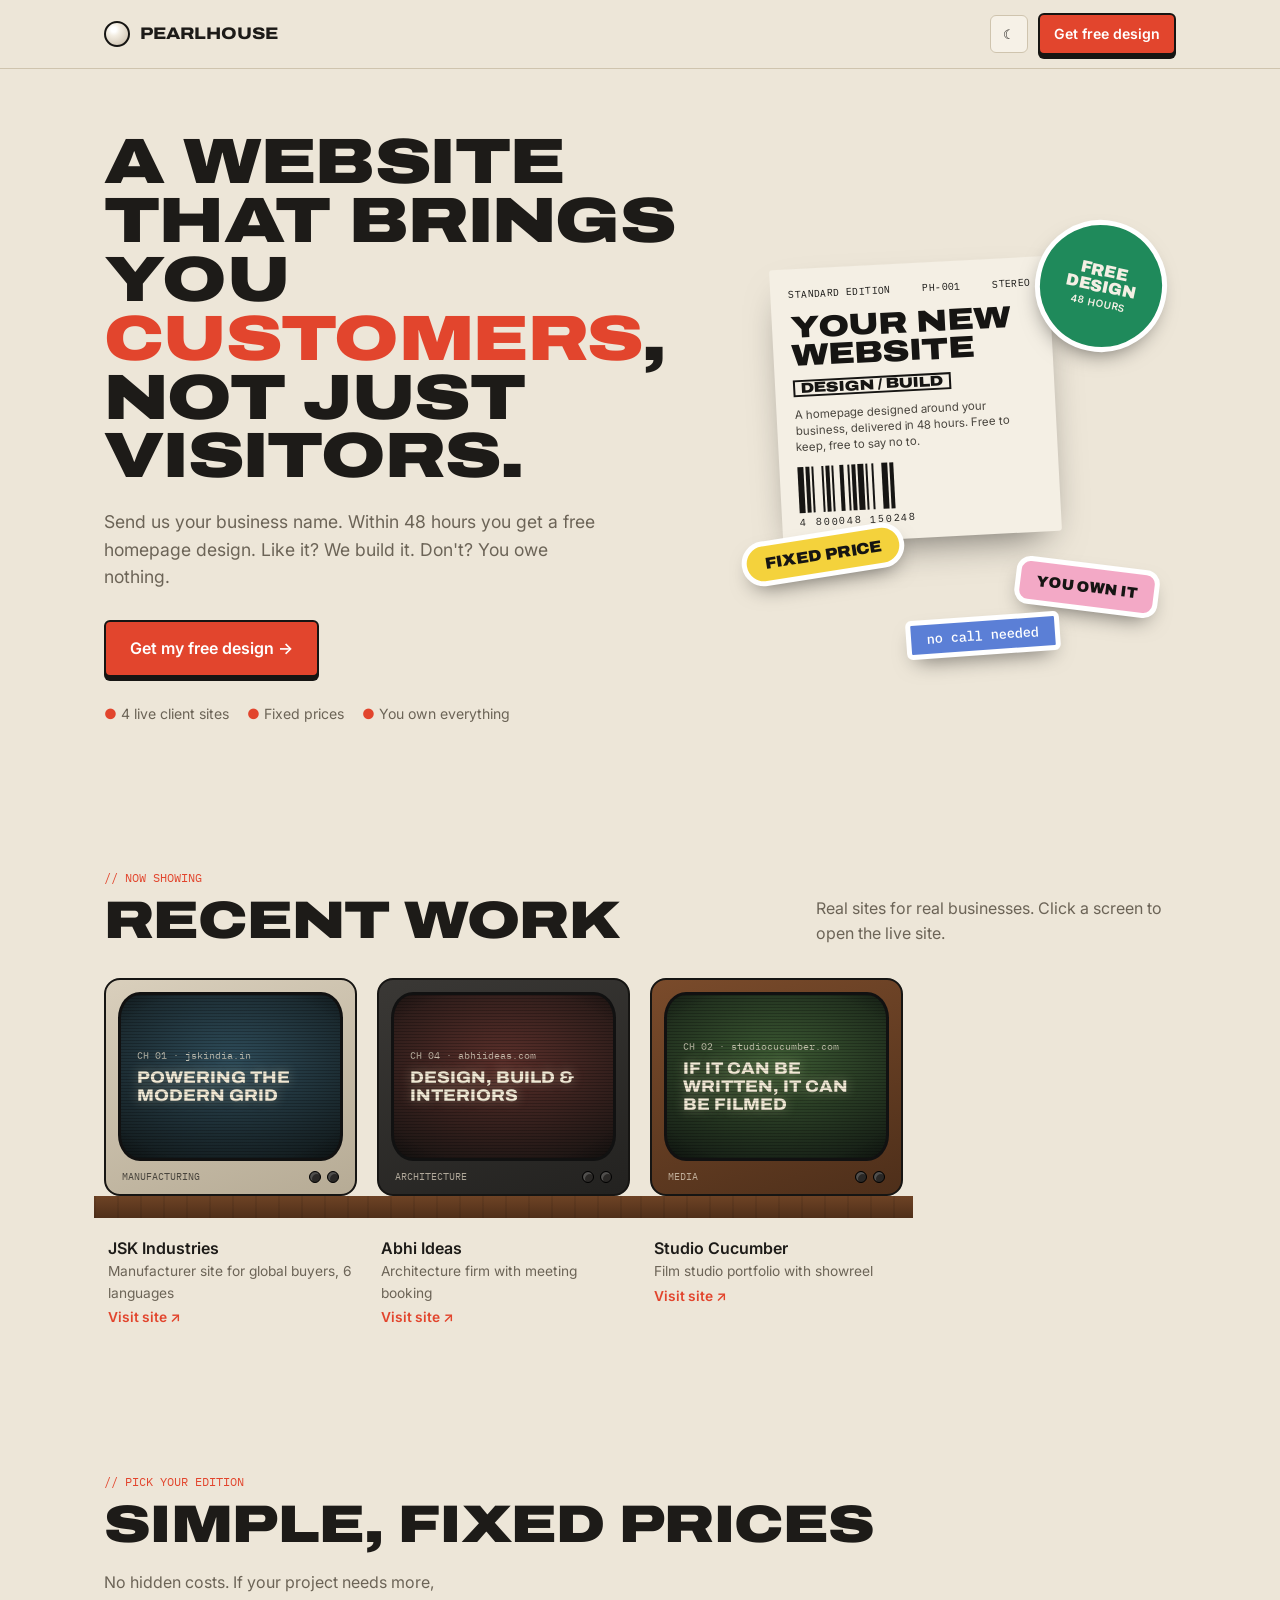
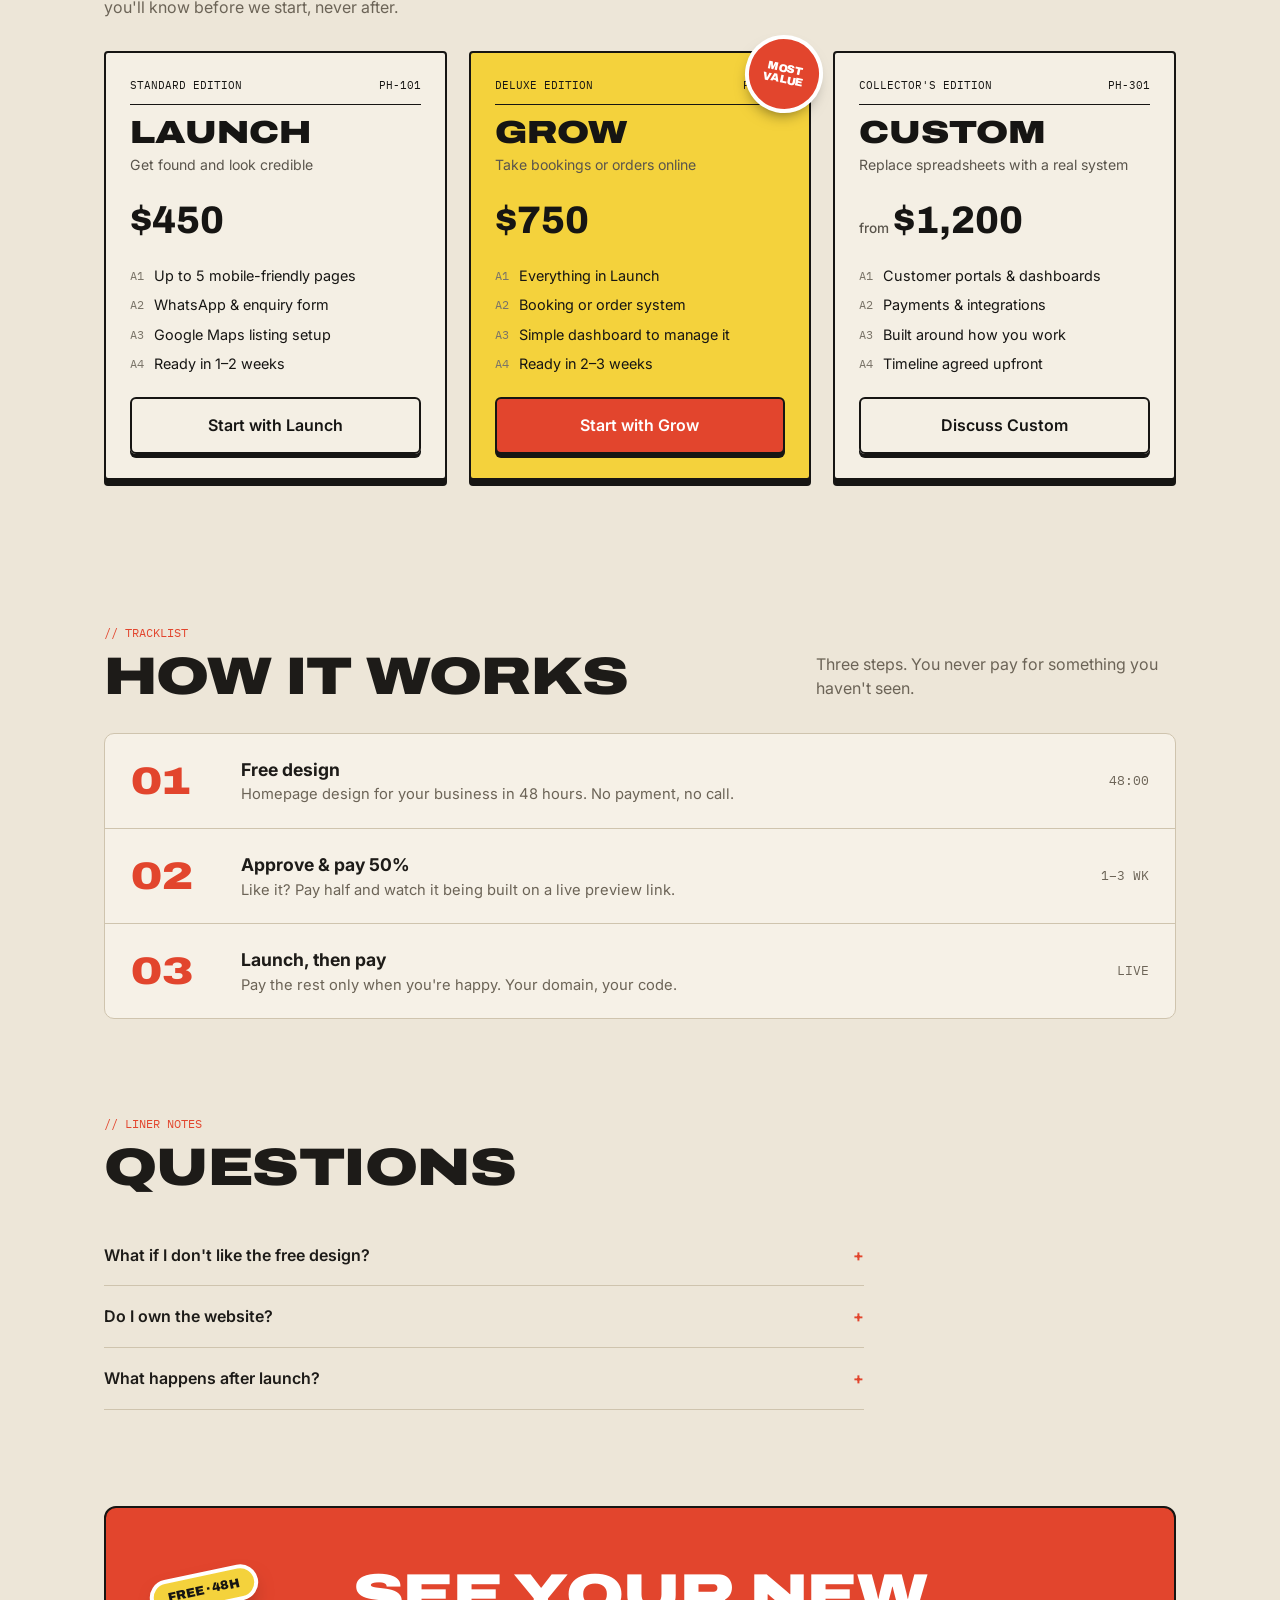
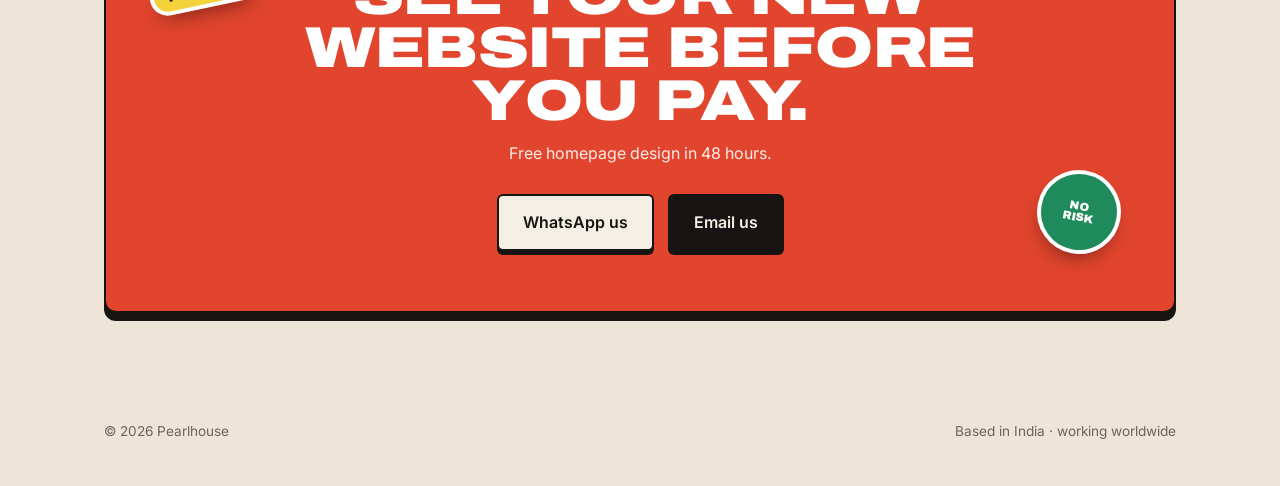
<file: index.html>
<!DOCTYPE html>
<html lang="en" class="no-js">
<head>
  <meta charset="UTF-8">
  <meta name="viewport" content="width=device-width, initial-scale=1.0">

  <!-- ===== SEO & sharing ===== -->
  <title>Pearlhouse — Websites for Small Businesses</title>
  <meta name="description" content="Websites and booking systems for small businesses. Free homepage design in 48 hours. Fixed prices, no hidden costs.">
  <link rel="canonical" href="https://pearlhouse.io/">
  <meta property="og:type" content="website">
  <meta property="og:url" content="https://pearlhouse.io/">
  <meta property="og:title" content="Pearlhouse — Websites for Small Businesses">
  <meta property="og:description" content="Free homepage design in 48 hours. Fixed prices. You own everything.">
  <meta name="theme-color" content="#1c1b19">
  <link rel="icon" href="assets/img/favicon.svg" type="image/svg+xml">

  <!-- Set the theme before the page paints (prevents a light/dark flash) -->
  <script>
    (function () {
      var t = null;
      try { t = localStorage.getItem('theme'); } catch (e) {}
      if (!t) t = window.matchMedia && matchMedia('(prefers-color-scheme: light)').matches ? 'light' : 'dark';
      document.documentElement.dataset.theme = t;
    })();
  </script>

  <!-- ===== Fonts ===== -->
  <link rel="preconnect" href="https://fonts.googleapis.com">
  <link rel="preconnect" href="https://fonts.gstatic.com" crossorigin>
  <link href="https://fonts.googleapis.com/css2?family=Archivo:wdth,wght@62..125,400..900&family=Inter:wght@400;500;600&family=IBM+Plex+Mono:wght@400;500&display=swap" rel="stylesheet">

  <!-- ===== Styles: tokens (colours/fonts) → base → sections ===== -->
  <link rel="stylesheet" href="assets/css/tokens.css">
  <link rel="stylesheet" href="assets/css/base.css">
  <link rel="stylesheet" href="assets/css/sections.css">

  <!-- ===== Scripts: settings first, then features ===== -->
  <script src="assets/js/config.js" defer></script>
  <script src="assets/js/main.js" defer></script>
</head>
<body>

<!-- ===================== NAV ===================== -->
<nav class="nav">
  <div class="wrap">
    <a class="logo" href="/"><i aria-hidden="true"></i>Pearlhouse</a>
    <div class="nav-r">
      <button class="theme-toggle" id="theme-toggle" type="button" aria-label="Toggle light or dark mode">☀</button>
      <a class="btn sm wa" href="https://wa.me/919403208764">Get free design</a>
    </div>
  </div>
</nav>

<main>

<!-- ===================== HERO ===================== -->
<div class="wrap">
  <header class="hero">
    <div>
      <h1 class="disp">A website that brings you <em>customers</em>, not just visitors.</h1>
      <p>Send us your business name. Within 48 hours you get a free homepage design. Like it? We build it. Don't? You owe nothing.</p>
      <a class="btn wa" href="https://wa.me/919403208764">Get my free design →</a>
      <div class="ticks"><span>4 live client sites</span><span>Fixed prices</span><span>You own everything</span></div>
    </div>

    <div class="board" aria-hidden="true">
      <div class="spec">
        <div class="row"><span>STANDARD EDITION</span><span>PH-001</span><span>STEREO</span></div>
        <h3>Your new website <span>Design / Build</span></h3>
        <p>A homepage designed around your business, delivered in 48 hours. Free to keep, free to say no to.</p>
        <div class="barcode" id="barcode"></div>
        <div class="barnum">4 800048 150248</div>
      </div>
      <div class="sticker sticker--free"><div>Free<br>Design<small>48 HOURS</small></div></div>
      <div class="sticker sticker--price">Fixed price</div>
      <div class="sticker sticker--own">You own it</div>
      <div class="sticker sticker--call">no call needed</div>
    </div>
  </header>
</div>

<!-- ===================== WORK =====================
     To add a project: copy one <article class="project"> block and edit it.
     TV colour: add tv--wood or tv--black to the <a class="tv"> (beige is default).
     Screen glow: change --glow on .screen.
     Screenshot: put an image in assets/img/ and use
       <div class="screen screen--shot" style="--shot:url(assets/img/your-image.jpg)">
-->
<section id="work">
  <div class="wrap">
    <div class="head">
      <div><span class="tag">// NOW SHOWING</span><h2 class="disp">Recent work</h2></div>
      <p>Real sites for real businesses. Click a screen to open the live site.</p>
    </div>

    <div class="projects">

      <article class="project reveal">
        <a class="tv" href="https://jskindia.in/" target="_blank" rel="noopener" aria-label="Open JSK Industries website">
          <div class="screen" style="--glow:#2e4c5a"><small>CH 01 · jskindia.in</small><b>Powering the modern grid</b></div>
          <div class="ctrl"><span>MANUFACTURING</span><div class="knobs"><i></i><i></i></div></div>
        </a>
        <div class="plank"></div>
        <div class="plate">
          <h3>JSK Industries</h3>
          <p>Manufacturer site for global buyers, 6 languages</p>
          <a href="https://jskindia.in/" target="_blank" rel="noopener">Visit site ↗</a>
        </div>
      </article>

      <article class="project reveal">
        <a class="tv tv--black" href="https://www.abhiideas.com/" target="_blank" rel="noopener" aria-label="Open Abhi Ideas website">
          <div class="screen" style="--glow:#5a2f2a"><small>CH 04 · abhiideas.com</small><b>Design, build &amp; interiors</b></div>
          <div class="ctrl"><span>ARCHITECTURE</span><div class="knobs"><i></i><i></i></div></div>
        </a>
        <div class="plank"></div>
        <div class="plate">
          <h3>Abhi Ideas</h3>
          <p>Architecture firm with meeting booking</p>
          <a href="https://www.abhiideas.com/" target="_blank" rel="noopener">Visit site ↗</a>
        </div>
      </article>

      <article class="project reveal">
        <a class="tv tv--wood" href="https://www.studiocucumber.com/" target="_blank" rel="noopener" aria-label="Open Studio Cucumber website">
          <div class="screen" style="--glow:#3c5a33"><small>CH 02 · studiocucumber.com</small><b>If it can be written, it can be filmed</b></div>
          <div class="ctrl"><span>MEDIA</span><div class="knobs"><i></i><i></i></div></div>
        </a>
        <div class="plank"></div>
        <div class="plate">
          <h3>Studio Cucumber</h3>
          <p>Film studio portfolio with showreel</p>
          <a href="https://www.studiocucumber.com/" target="_blank" rel="noopener">Visit site ↗</a>
        </div>
      </article>

    </div>
  </div>
</section>

<!-- ===================== PRICING =====================
     Prices: data-usd is shown worldwide, data-inr in India (see config.js).
     "from" prefix: add data-prefix="from". Featured plan: add plan--featured.
-->
<section id="pricing">
  <div class="wrap">
    <div class="head">
      <div><span class="tag">// PICK YOUR EDITION</span><h2 class="disp">Simple, fixed prices</h2></div>
      <p>No hidden costs. If your project needs more, you'll know before we start, never after.</p>
    </div>

    <div class="plans">

      <article class="plan reveal">
        <div class="ed"><span>STANDARD EDITION</span><span>PH-101</span></div>
        <h3>Launch</h3>
        <div class="for">Get found and look credible</div>
        <div class="price" data-usd="$450" data-inr="₹15,000">$450</div>
        <ul>
          <li>Up to 5 mobile-friendly pages</li>
          <li>WhatsApp &amp; enquiry form</li>
          <li>Google Maps listing setup</li>
          <li>Ready in 1–2 weeks</li>
        </ul>
        <a class="btn ghost wa" data-plan="Launch" href="https://wa.me/919403208764">Start with Launch</a>
      </article>

      <article class="plan plan--featured reveal">
        <div class="plan-badge">Most<br>value</div>
        <div class="ed"><span>DELUXE EDITION</span><span>PH-201</span></div>
        <h3>Grow</h3>
        <div class="for">Take bookings or orders online</div>
        <div class="price" data-usd="$750" data-inr="₹35,000">$750</div>
        <ul>
          <li>Everything in Launch</li>
          <li>Booking or order system</li>
          <li>Simple dashboard to manage it</li>
          <li>Ready in 2–3 weeks</li>
        </ul>
        <a class="btn wa" data-plan="Grow" href="https://wa.me/919403208764">Start with Grow</a>
      </article>

      <article class="plan reveal">
        <div class="ed"><span>COLLECTOR'S EDITION</span><span>PH-301</span></div>
        <h3>Custom</h3>
        <div class="for">Replace spreadsheets with a real system</div>
        <div class="price" data-usd="$1,200" data-inr="₹60,000" data-prefix="from"><small>from </small>$1,200</div>
        <ul>
          <li>Customer portals &amp; dashboards</li>
          <li>Payments &amp; integrations</li>
          <li>Built around how you work</li>
          <li>Timeline agreed upfront</li>
        </ul>
        <a class="btn ghost wa" data-plan="Custom" href="https://wa.me/919403208764">Discuss Custom</a>
      </article>

    </div>
  </div>
</section>

<!-- ===================== PROCESS ===================== -->
<section id="process">
  <div class="wrap">
    <div class="head">
      <div><span class="tag">// TRACKLIST</span><h2 class="disp">How it works</h2></div>
      <p>Three steps. You never pay for something you haven't seen.</p>
    </div>
    <div class="tracks reveal">
      <div class="track"><div class="n">01</div><div><h3>Free design</h3><p>Homepage design for your business in 48 hours. No payment, no call.</p></div><div class="len">48:00</div></div>
      <div class="track"><div class="n">02</div><div><h3>Approve &amp; pay 50%</h3><p>Like it? Pay half and watch it being built on a live preview link.</p></div><div class="len">1–3 WK</div></div>
      <div class="track"><div class="n">03</div><div><h3>Launch, then pay</h3><p>Pay the rest only when you're happy. Your domain, your code.</p></div><div class="len">LIVE</div></div>
    </div>
  </div>
</section>

<!-- ===================== FAQ ===================== -->
<section id="faq" style="padding-top:24px">
  <div class="wrap">
    <div class="head"><div><span class="tag">// LINER NOTES</span><h2 class="disp">Questions</h2></div></div>
    <div class="faq">
      <details><summary>What if I don't like the free design?</summary><p>You owe nothing. Tell us what to change, or simply walk away.</p></details>
      <details><summary>Do I own the website?</summary><p>Yes. The domain, code and content are yours from day one.</p></details>
      <details><summary>What happens after launch?</summary><p>30 days of free fixes. After that, small updates are quoted upfront, with no monthly contract required.</p></details>
    </div>
  </div>
</section>

<!-- ===================== CTA ===================== -->
<section id="contact" style="padding-top:24px">
  <div class="wrap">
    <div class="cta reveal">
      <div class="sticker sticker--cta-free" aria-hidden="true">Free · 48h</div>
      <div class="sticker sticker--cta-risk" aria-hidden="true">No<br>risk</div>
      <h2 class="disp">See your new website before you pay.</h2>
      <p>Free homepage design in 48 hours.</p>
      <div class="row">
        <a class="btn wa" href="https://wa.me/919403208764">WhatsApp us</a>
        <a class="btn dark" data-email data-subject="Free homepage design" href="mailto:hello@pearlhouse.io">Email us</a>
      </div>
    </div>
  </div>
</section>

</main>

<!-- ===================== FOOTER ===================== -->
<div class="wrap">
  <footer class="footer">
    <span>© <span id="year">2026</span> Pearlhouse</span>
    <span>Based in India · working worldwide</span>
  </footer>
</div>

</body>
</html>
</file>
<file: assets/css/tokens.css>
/* ==========================================================================
   DESIGN TOKENS
   Change colours, fonts and sizes here. Every other file uses these variables.
   ========================================================================== */

:root {
  /* Fonts */
  --font-body: "Inter", system-ui, sans-serif;
  --font-display: "Archivo", sans-serif;
  --font-mono: "IBM Plex Mono", ui-monospace, monospace;

  /* Brand colours (same in both themes) */
  --red: #e2452d;
  --yellow: #f4d23c;
  --green: #1f8a5b;
  --pink: #f3a9c6;
  --blue: #5b7fd6;
  --label: #f4efe4;   /* cream paper of labels and price cards */
  --ink: #161513;     /* outlines and shadows */

  /* Retro hardware */
  --wood: #6e4325;
  --wood-dark: #4f2f19;
  --plastic: #d9cfbc;
  --plastic-dark: #b6ab95;

  /* Layout */
  --max-width: 1120px;
  --radius: 6px;
}

/* Dark theme (default look) */
:root,
[data-theme="dark"] {
  --bg: #1c1b19;
  --panel: #24221f;
  --text: #efe7d8;
  --muted: #a39a8a;
  --line: #3a3631;
}

/* Light theme */
[data-theme="light"] {
  --bg: #ede6d8;
  --panel: #f6f1e7;
  --text: #1d1b18;
  --muted: #6c6457;
  --line: #cfc4ae;
}
</file>
<file: assets/css/base.css>
/* ==========================================================================
   BASE: reset, layout helpers, buttons, nav, footer, animations
   ========================================================================== */

*, *::before, *::after { box-sizing: border-box; margin: 0; padding: 0; }
html { scroll-behavior: smooth; }
body {
  font-family: var(--font-body);
  background: var(--bg);
  color: var(--text);
  line-height: 1.55;
  -webkit-font-smoothing: antialiased;
  transition: background .25s, color .25s;
}
a { color: inherit; text-decoration: none; }
img { max-width: 100%; display: block; }

.wrap { max-width: var(--max-width); margin: 0 auto; padding: 0 24px; }
.disp {
  font-family: var(--font-display);
  font-weight: 900;
  font-stretch: 125%;
  text-transform: uppercase;
  letter-spacing: -.01em;
  line-height: .92;
}
.mono { font-family: var(--font-mono); }
.visually-hidden { position: absolute; width: 1px; height: 1px; overflow: hidden; clip: rect(0 0 0 0); }

/* ---------- Buttons ---------- */
.btn {
  display: inline-flex; align-items: center; gap: 10px;
  background: var(--red); color: #fff;
  padding: 14px 24px; border-radius: var(--radius);
  font-weight: 600; border: 2px solid var(--ink);
  box-shadow: 0 4px 0 var(--ink);
  transition: transform .12s, box-shadow .12s;
}
.btn:hover { transform: translateY(2px); box-shadow: 0 2px 0 var(--ink); }
.btn.ghost { background: var(--label); color: var(--ink); }
.btn.dark { background: var(--ink); color: var(--label); }
.btn.sm { padding: 8px 14px; font-size: .88rem; }

/* ---------- Nav ---------- */
.nav { border-bottom: 1px solid var(--line); }
.nav .wrap { display: flex; justify-content: space-between; align-items: center; height: 68px; }
.logo {
  font-family: var(--font-display); font-weight: 800; font-stretch: 115%;
  font-size: 1.05rem; text-transform: uppercase;
  display: flex; align-items: center; gap: 10px;
}
.logo i {
  width: 26px; height: 26px; border-radius: 50%; display: inline-block;
  background: radial-gradient(circle at 35% 30%, #fff 0 12%, #f3ede2 30%, #d9cfbf 70%, #b9ad99 100%);
  border: 2px solid var(--ink);
}
.nav-r { display: flex; gap: 10px; align-items: center; }
.theme-toggle {
  width: 38px; height: 38px; border-radius: var(--radius);
  border: 1px solid var(--line); background: var(--panel); color: var(--text); cursor: pointer;
}

/* ---------- Section heads ---------- */
section { padding: 72px 0; }
.head { display: flex; justify-content: space-between; align-items: flex-end; gap: 20px; margin-bottom: 32px; flex-wrap: wrap; }
.head h2 { font-size: clamp(2rem, 4.4vw, 3.3rem); }
.head p { color: var(--muted); max-width: 360px; }
.tag { font-family: var(--font-mono); font-size: .75rem; color: var(--red); margin-bottom: 10px; display: block; }

/* ---------- Stickers (reusable) ---------- */
.sticker {
  position: absolute; display: flex; align-items: center; justify-content: center; text-align: center;
  border: 5px solid #fff; box-shadow: 0 10px 22px -10px rgba(0,0,0,.6);
  font-family: var(--font-display); font-weight: 900; text-transform: uppercase; line-height: .95;
}

/* ---------- Footer ---------- */
.footer { padding: 36px 0 44px; color: var(--muted); font-size: .85rem; display: flex; justify-content: space-between; flex-wrap: wrap; gap: 12px; }

/* ---------- Scroll reveal ---------- */
.reveal { opacity: 0; transform: translateY(14px); transition: opacity .6s ease, transform .6s ease; }
.reveal.in { opacity: 1; transform: none; }
.no-js .reveal { opacity: 1; transform: none; }
@media (prefers-reduced-motion: reduce) { .reveal { opacity: 1; transform: none; transition: none; } }

@media (max-width: 480px) {
  .logo { font-size: .82rem; }
  .nav-r .btn { font-size: .76rem; padding: 7px 10px; white-space: nowrap; }
}
</file>
<file: assets/css/sections.css>
/* ==========================================================================
   SECTIONS: one block per section, in page order.
   To add a section: copy a block here and a matching <section> in index.html.
   ========================================================================== */

/* ---------- HERO ---------- */
.hero { padding: 64px 0 72px; display: grid; grid-template-columns: 1.15fr .85fr; gap: 48px; align-items: center; }
.hero h1 { font-size: clamp(2.3rem, 5vw, 4.3rem); }
.hero h1 em { font-style: normal; color: var(--red); }
.hero p { color: var(--muted); font-size: 1.1rem; max-width: 500px; margin: 22px 0 30px; }
.ticks { display: flex; gap: 18px; flex-wrap: wrap; margin-top: 26px; font-size: .88rem; color: var(--muted); }
.ticks span::before { content: "● "; color: var(--red); }

/* Sticker board (right side of hero) */
.board { position: relative; aspect-ratio: 1 / 1; max-width: 440px; justify-self: center; width: 100%; }
.spec {
  position: absolute; left: 8%; top: 12%; width: 64%;
  background: var(--label); color: var(--ink); padding: 18px 18px 14px; border-radius: 3px;
  box-shadow: 0 18px 40px -18px rgba(0,0,0,.6); transform: rotate(-3deg);
}
.spec .row { display: flex; justify-content: space-between; font-family: var(--font-mono); font-size: .62rem; letter-spacing: .04em; margin-bottom: 12px; }
.spec h3 { font-family: var(--font-display); font-weight: 900; font-stretch: 125%; font-size: 1.9rem; line-height: .9; text-transform: uppercase; }
.spec h3 span { display: inline-block; border: 2px solid var(--ink); padding: 0 6px; font-size: .9rem; margin-top: 6px; vertical-align: middle; }
.spec p { font-size: .72rem; line-height: 1.4; margin: 10px 0 12px; color: #4a463f; }
.barcode { height: 46px; display: flex; align-items: flex-end; }
.barnum { font-family: var(--font-mono); font-size: .62rem; letter-spacing: .18em; margin-top: 2px; }

.sticker--free { right: 2%; top: 2%; width: 132px; height: 132px; border-radius: 50%; background: var(--green); color: var(--label); font-size: 1.05rem; transform: rotate(12deg); }
.sticker--free small { display: block; font-family: var(--font-body); font-weight: 600; font-size: .62rem; letter-spacing: .06em; margin-top: 4px; }
.sticker--price { left: 0; bottom: 16%; background: var(--yellow); color: var(--ink); padding: 10px 18px; border-radius: 999px; font-size: 1rem; transform: rotate(-9deg); font-stretch: 110%; }
.sticker--own { right: 4%; bottom: 8%; background: var(--pink); color: var(--ink); padding: 12px 16px; border-radius: 14px; font-size: .95rem; transform: rotate(7deg); font-stretch: 100%; }
.sticker--call { left: 38%; bottom: -2%; background: var(--blue); color: #fff; padding: 8px 16px; border-radius: 6px; font-size: .85rem; transform: rotate(-4deg); font-family: var(--font-mono); font-weight: 500; text-transform: none; }

/* ---------- WORK: TV wall ----------
   Each project is one self-contained .project block (TV + shelf + label).
   TV colours: add tv--wood or tv--black to the .tv link (beige is default).
   Screenshot: add class screen--shot and style="--shot:url(assets/img/name.jpg)" to .screen */
.projects { display: grid; grid-template-columns: repeat(4, 1fr); column-gap: 20px; row-gap: 44px; }
.project { display: flex; flex-direction: column; min-width: 0; }

.tv {
  display: block; position: relative; z-index: 1;
  background: linear-gradient(160deg, var(--plastic), var(--plastic-dark));
  border: 2px solid var(--ink); border-radius: 16px; padding: 12px 12px 0;
  transition: transform .2s;
}
.tv--wood  { background: linear-gradient(160deg, #7a4b2b, #4e2f1a); }
.tv--black { background: linear-gradient(160deg, #3a3835, #232220); }
.tv:hover { transform: translateY(-6px); }

.screen {
  aspect-ratio: 4 / 3; border-radius: 22px / 26px; border: 3px solid #111;
  background: radial-gradient(120% 100% at 50% 40%, var(--glow, #2e4c5a) 0%, #0c0f0e 85%);
  position: relative; overflow: hidden;
  display: flex; flex-direction: column; justify-content: center;
  padding: 14px 16px; color: #f2ead6;
}
.screen::after {
  content: ""; position: absolute; inset: 0; pointer-events: none;
  background:
    repeating-linear-gradient(0deg, rgba(0,0,0,.22) 0 1px, transparent 1px 3px),
    radial-gradient(100% 90% at 50% 50%, transparent 60%, rgba(0,0,0,.55));
}
.screen small { font-family: var(--font-mono); font-size: .62rem; opacity: .75; }
.screen b { font-family: var(--font-display); font-weight: 800; font-stretch: 110%; font-size: 1.05rem; line-height: 1.05; margin-top: 6px; text-transform: uppercase; text-shadow: 0 0 12px rgba(255,240,200,.35); }
/* Screenshot mode: real image behind the scanlines */
.screen--shot { background: var(--shot) top center / cover no-repeat; justify-content: flex-end; }
.screen--shot b { display: none; }
.screen--shot small { position: relative; z-index: 1; background: rgba(0,0,0,.6); padding: 2px 6px; align-self: flex-start; }

.ctrl { display: flex; justify-content: space-between; align-items: center; padding: 9px 4px 10px; }
.ctrl span { font-family: var(--font-mono); font-size: .6rem; color: var(--ink); opacity: .7; }
.tv--wood .ctrl span, .tv--black .ctrl span { color: #e9dfcc; }
.knobs { display: flex; gap: 6px; }
.knobs i { width: 12px; height: 12px; border-radius: 50%; background: #2a2826; border: 1px solid #000; box-shadow: inset 2px 2px 0 rgba(255,255,255,.18); }

.plank {
  height: 22px; margin: 0 -10px; position: relative;
  background: linear-gradient(180deg, var(--wood) 0, var(--wood-dark) 100%);
  box-shadow: 0 14px 24px -12px rgba(0,0,0,.7);
}
.plank::after { content: ""; position: absolute; inset: 0; background: repeating-linear-gradient(90deg, rgba(0,0,0,.08) 0 2px, transparent 2px 23px); }
.plate { margin-top: 18px; padding: 0 4px; }
.plate h3 { font-size: 1rem; font-weight: 600; }
.plate p { color: var(--muted); font-size: .86rem; }
.plate a { color: var(--red); font-weight: 600; font-size: .86rem; }

/* ---------- PRICING: record editions ---------- */
.plans { display: grid; grid-template-columns: repeat(3, 1fr); gap: 22px; }
.plan {
  background: var(--label); color: var(--ink); border: 2px solid var(--ink); border-radius: 4px;
  padding: 24px; display: flex; flex-direction: column; position: relative; box-shadow: 0 6px 0 var(--ink);
}
.plan--featured { background: var(--yellow); }
.plan .ed { display: flex; justify-content: space-between; font-family: var(--font-mono); font-size: .66rem; border-bottom: 1px solid var(--ink); padding-bottom: 10px; margin-bottom: 14px; }
.plan h3 { font-family: var(--font-display); font-weight: 900; font-stretch: 125%; font-size: 2rem; text-transform: uppercase; line-height: .9; }
.plan .for { color: #5a554c; font-size: .88rem; margin-top: 6px; }
.price { font-family: var(--font-display); font-weight: 800; font-size: 2.4rem; margin: 16px 0 6px; }
.price small { font-family: var(--font-body); font-weight: 500; font-size: .85rem; color: #5a554c; }
.plan ul { list-style: none; margin: 8px 0 22px; font-size: .9rem; display: grid; gap: 7px; counter-reset: t; }
.plan li { display: flex; gap: 10px; }
.plan li::before { counter-increment: t; content: "A" counter(t); font-family: var(--font-mono); font-size: .72rem; color: #7a7468; padding-top: 2px; }
.plan .btn { margin-top: auto; justify-content: center; }
.plan .btn.ghost { background: transparent; }
.plan-badge {
  position: absolute; top: -18px; right: -14px; width: 78px; height: 78px; border-radius: 50%;
  background: var(--red); color: #fff; border: 4px solid #fff;
  display: flex; align-items: center; justify-content: center; text-align: center;
  font-family: var(--font-display); font-weight: 900; font-size: .7rem; line-height: 1; text-transform: uppercase;
  transform: rotate(12deg); box-shadow: 0 8px 16px -8px rgba(0,0,0,.6);
}

/* ---------- PROCESS: tracklist ---------- */
.tracks { background: var(--panel); border: 1px solid var(--line); border-radius: 10px; overflow: hidden; }
.track { display: grid; grid-template-columns: 90px 1fr auto; gap: 20px; align-items: center; padding: 22px 26px; border-bottom: 1px solid var(--line); }
.track:last-child { border-bottom: 0; }
.track .n { font-family: var(--font-display); font-weight: 900; font-stretch: 125%; font-size: 2.4rem; color: var(--red); line-height: 1; }
.track h3 { font-size: 1.1rem; }
.track p { color: var(--muted); font-size: .92rem; }
.track .len { font-family: var(--font-mono); font-size: .8rem; color: var(--muted); }

/* ---------- FAQ ---------- */
.faq { max-width: 760px; }
.faq details { border-bottom: 1px solid var(--line); padding: 18px 0; }
.faq summary { cursor: pointer; font-weight: 600; list-style: none; display: flex; justify-content: space-between; gap: 16px; }
.faq summary::-webkit-details-marker { display: none; }
.faq summary::after { content: "+"; color: var(--red); font-weight: 700; }
.faq details[open] summary::after { content: "–"; }
.faq details p { color: var(--muted); margin-top: 8px; }

/* ---------- CTA ---------- */
.cta {
  position: relative; overflow: hidden; text-align: center;
  background: var(--red); color: #fff; border: 2px solid var(--ink); border-radius: 12px;
  padding: 60px 32px; box-shadow: 0 8px 0 var(--ink);
}
.cta h2 { font-size: clamp(2rem, 5vw, 3.6rem); max-width: 820px; margin: 0 auto; }
.cta p { margin: 14px 0 28px; opacity: .9; }
.cta .row { display: flex; gap: 14px; justify-content: center; flex-wrap: wrap; }
.cta .btn { background: var(--label); color: var(--ink); }
.cta .btn.dark { background: var(--ink); color: var(--label); }
.cta .sticker { border-width: 4px; }
.sticker--cta-free { left: 4%; top: 16%; background: var(--yellow); color: var(--ink); padding: 8px 14px; border-radius: 999px; font-size: .8rem; transform: rotate(-12deg); }
.sticker--cta-risk { right: 5%; bottom: 14%; background: var(--green); color: #fff; width: 84px; height: 84px; border-radius: 50%; font-size: .72rem; transform: rotate(10deg); }

/* ---------- 404 ---------- */
.notfound { min-height: 70vh; display: flex; flex-direction: column; justify-content: center; align-items: flex-start; gap: 22px; }
.notfound h1 { font-size: clamp(2.6rem, 7vw, 5rem); }
.notfound p { color: var(--muted); max-width: 460px; }

/* ---------- RESPONSIVE ---------- */
@media (max-width: 900px) {
  .hero { grid-template-columns: 1fr; padding: 40px 0 56px; }
  .board { max-width: 360px; }
  .projects { grid-template-columns: 1fr 1fr; }
  .plans { grid-template-columns: 1fr; }
  .track { grid-template-columns: 60px 1fr; }
  .track .len { display: none; }
  .sticker--cta-free, .sticker--cta-risk { display: none; }
}
@media (max-width: 600px) {
  .projects { column-gap: 12px; }
  .plank { margin: 0 -6px; }
  .tv { padding: 8px 8px 0; border-radius: 12px; }
  .screen { padding: 8px 10px; border-radius: 16px / 20px; }
  .screen b { font-size: .74rem; }
  .screen small { font-size: .5rem; white-space: nowrap; overflow: hidden; text-overflow: ellipsis; }
  .ctrl span { font-size: .5rem; }
  .knobs i { width: 9px; height: 9px; }
  .spec { width: 70%; padding: 14px; }
  .spec .row { font-size: .5rem; }
  .spec h3 { font-size: 1.35rem; }
  .spec p { font-size: .66rem; }
  .sticker--free { width: 100px; height: 100px; font-size: .8rem; }
  .sticker--price { font-size: .8rem; }
  .sticker--own { font-size: .78rem; }
}
</file>
